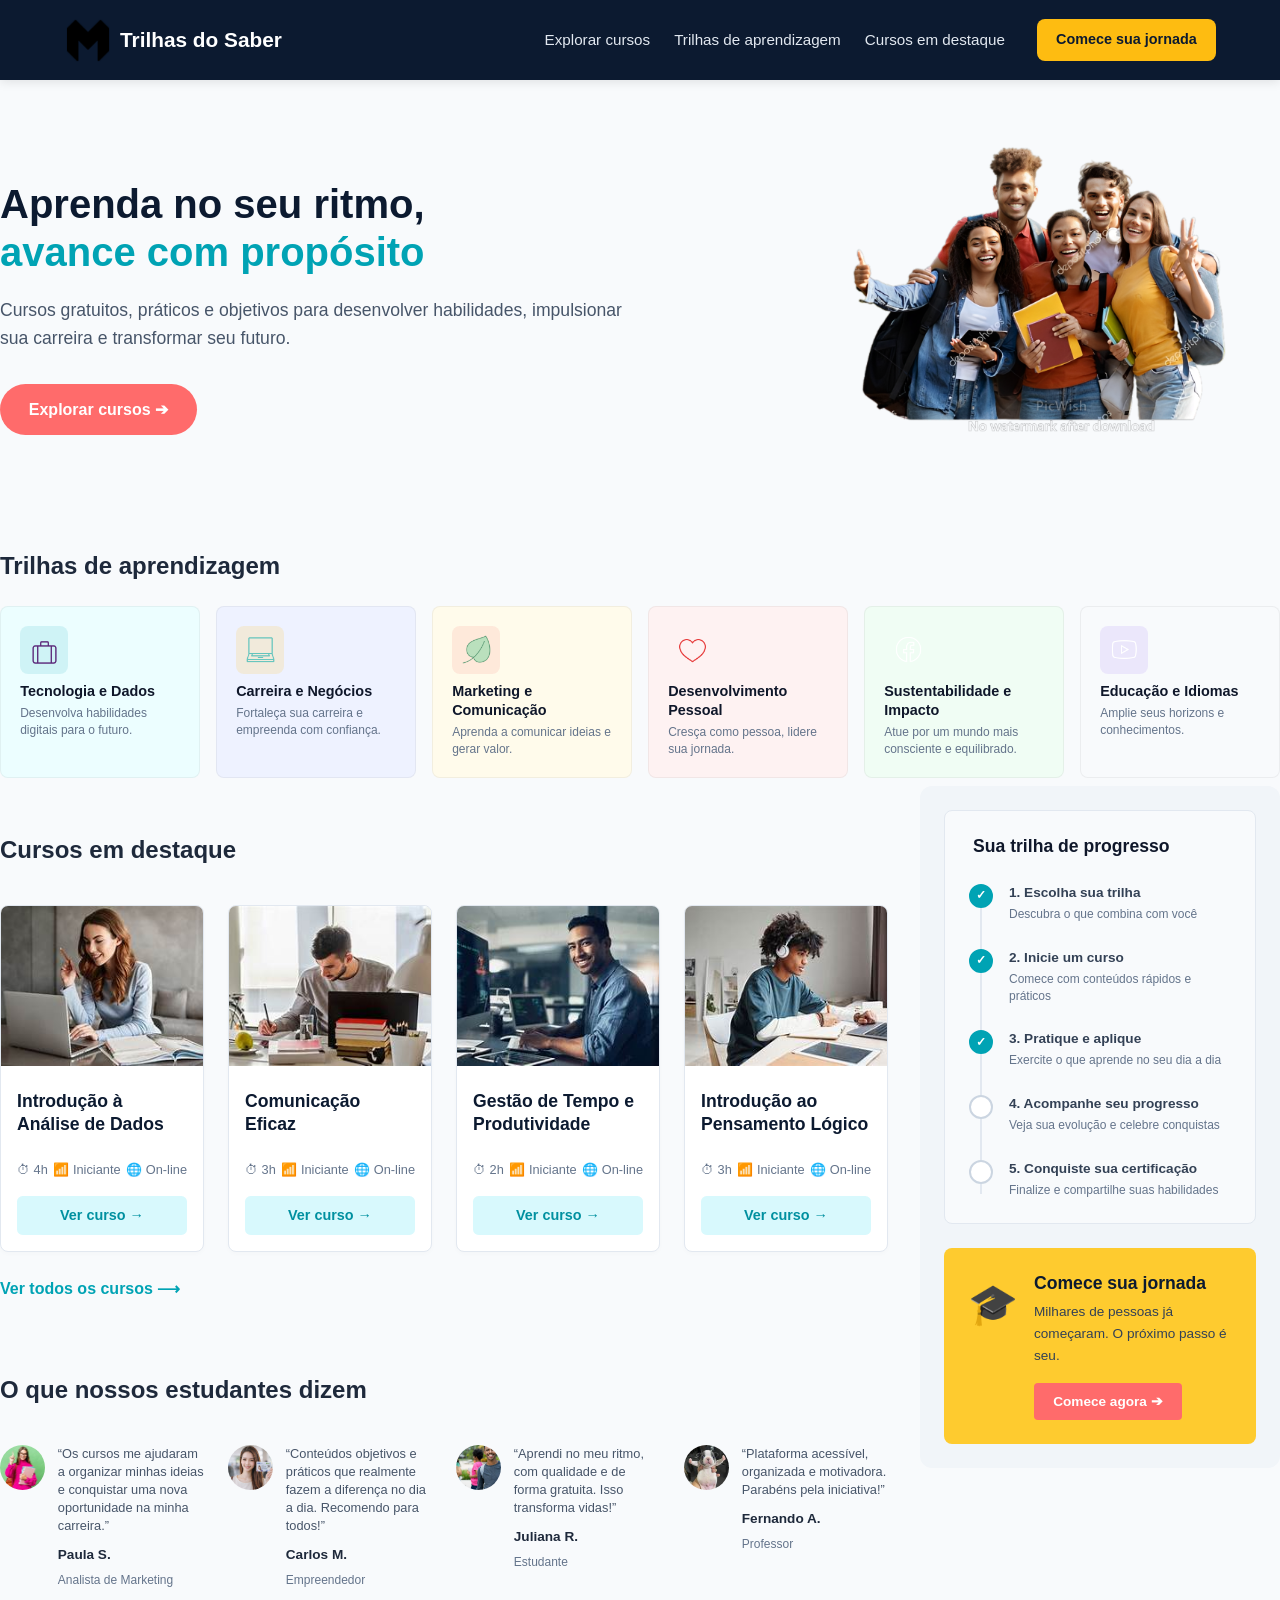
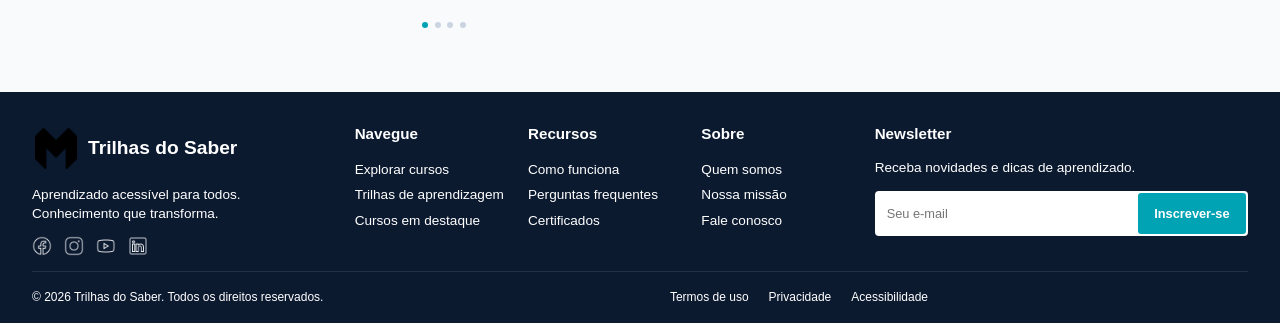
<file: index.html>
<!DOCTYPE html>
<html lang="pt-BR">

<head>
    <meta charset="UTF-8" />
    <meta name="viewport" content="width=device-width, initial-scale=1.0" />
    <title>Início - Trilhas do Saber</title>
    <link rel="stylesheet" href="./css/style.css" />
    <link rel="stylesheet" href="./css/inicio.css" />
</head>

<body>
    <!-- HEADER GLOBAL (Igual ao de cursos.html) -->
    <header class="header-real">
        <div class="logo-area">
            <img src="./imagens/logo.png" alt="Logo do Trilhas do Saber" class="logo" />
            <strong>Trilhas do Saber</strong>
        </div>
        <div class="nav-area">
            <nav class="menu" aria-label="Navegação principal">
                <a href="cursos.html">Explorar cursos</a>
                <a href="#trilhas">Trilhas de aprendizagem</a>
                <a href="#destaque">Cursos em destaque</a>
            </nav>
            <a href="matricula.html" class="botao-jornada">Comece sua jornada</a>
        </div>
    </header>

    <!-- CONTEÚDO EXCLUSIVO DA HOME -->
    <main class="container">
        <!-- SEÇÃO 1: HERO / BANNER PRINCIPAL -->
        <section class="topo-catalogo hero-home">
            <div class="hero-conteudo">
                <h1>Aprenda no seu ritmo,<br><span class="texto-azul">avance com propósito</span></h1>
                <p>Cursos gratuitos, práticos e objetivos para desenvolver habilidades, impulsionar sua carreira e transformar seu futuro.</p>
                <a href="cursos.html" class="btn-explorar">Explorar cursos ➔</a>
            </div>
            <div class="hero-imagem">
                <img src="./imagens/grupo-estudantes.png" alt="Estudantes usando notebook" />
            </div>
        </section>
        <!-- SEÇÃO 2: GRID DE TRILHAS (PÁGINA INICIAL) -->
        <section>
            <h2 class="titulo-sessao">Trilhas de aprendizagem</h2>
            <div class="grid-trilhas-home">
                
                <div class="card-trilha-grade cor-tech">
                    <!-- Adicionada a classe padrão de contêiner de ícone e a classe da imagem -->
                    <div class="trilha-icone icone-tech">
                        <img src="./imagens/maleta.png" alt="Ícone de maleta" class="img-trilha-icone" />
                    </div>
                    <div class="texto-trilha-home">
                        <h3>Tecnologia e Dados</h3>
                        <p>Desenvolva habilidades digitais para o futuro.</p>
                    </div>
                </div>

                <div class="card-trilha-grade cor-gestao">
                    <div class="trilha-icone icone-gestao">
                        <img src="./imagens/note.png" alt="Ícone de notebook" class="img-trilha-icone" />
                    </div>
                    <div class="texto-trilha-home">
                        <h3>Carreira e Negócios</h3>
                        <p>Fortaleça sua carreira e empreenda com confiança.</p>
                    </div>
                </div>

                <div class="card-trilha-grade cor-marketing">
                    <div class="trilha-icone icone-marketing">
                        <img src="./imagens/folha.png" alt="Ícone de folha" class="img-trilha-icone" />
                    </div>
                    <div class="texto-trilha-home">
                        <h3>Marketing e Comunicação</h3>
                        <p>Aprenda a comunicar ideias e gerar valor.</p>
                    </div>
                </div>

                <div class="card-trilha-grade cor-pessoal">
                    <!-- Caso não tenha a classe icone-pessoal no seu CSS, ela vai herdar o comportamento de .trilha-icone perfeitamente -->
                    <div class="trilha-icone icone-pessoal">
                        <img src="./imagens/coracao.png" alt="Ícone de coração" class="img-trilha-icone" />
                    </div>
                    <div class="texto-trilha-home">
                        <h3>Desenvolvimento Pessoal</h3>
                        <p>Cresça como pessoa, lidere sua jornada.</p>
                    </div>
                </div>

                <div class="card-trilha-grade cor-sustentavel">
                    <div class="trilha-icone icone-sustentavel">
                        <img src="./imagens/facebook.png" alt="Ícone de facebook" class="img-trilha-icone" />
                    </div>
                    <div class="texto-trilha-home">
                        <h3>Sustentabilidade e Impacto</h3>
                        <p>Atue por um mundo mais consciente e equilibrado.</p>
                    </div>
                </div>

                <div class="card-trilha-grade cor-idiomas">
                    <div class="trilha-icone icone-design"> <!-- Reutilizando a classe icone-design da outra página se necessário -->
                        <img src="./imagens/youtube.png" alt="Ícone de youtube" class="img-trilha-icone" />
                    </div>
                    <div class="texto-trilha-home">
                        <h3>Educação e Idiomas</h3>
                        <p>Amplie seus horizons e conhecimentos.</p>
                    </div>
                </div>

            </div>
        </section>
        <!-- SEÇÃO 3: DOIS BLOCOS SIMULTÂNEOS (CURSOS DESTAQUE VS BARRA LATERAL) -->
        <div class="layout-catalogo layout-home">
            <!-- Coluna da Esquerda: Cursos em Destaque -->
            <section class="coluna-cursos" id="destaque">
                <h2 class="titulo-sessao">Cursos em destaque</h2>
                <div class="grid-cursos">
                    <article class="card-curso">
                        <img src="./imagens/image2.png" alt="Imagem do curso de Análise de Dados" class="card-img">
                        <div class="card-conteudo">
                            <h3>Introdução à Análise de Dados</h3>
                            <div class="card-meta">
                                <span>⏱ 4h</span>
                                <span>📶 Iniciante</span>
                                <span>🌐 On-line</span>
                            </div>
                            <a href="matricula.html" class="link-curso">Ver curso →</a>
                        </div>
                    </article>
                    <article class="card-curso">
                        <img src="./imagens/image3.png" alt="Imagem do curso de Comunicação" class="card-img">
                        <div class="card-conteudo">
                            <h3>Comunicação Eficaz</h3>
                            <div class="card-meta">
                                <span>⏱ 3h</span>
                                <span>📶 Iniciante</span>
                                <span>🌐 On-line</span>
                            </div>
                            <a href="matricula.html" class="link-curso">Ver curso →</a>
                        </div>
                    </article>
                    <article class="card-curso">
                        <img src="./imagens/image.png" alt="Imagem do curso de Gestão de Tempo" class="card-img">
                        <div class="card-conteudo">
                            <h3>Gestão de Tempo e Produtividade</h3>
                            <div class="card-meta">
                                <span>⏱ 2h</span>
                                <span>📶 Iniciante</span>
                                <span>🌐 On-line</span>
                            </div>
                            <a href="matricula.html" class="link-curso">Ver curso →</a>
                        </div>
                    </article>
                    <article class="card-curso">
                        <img src="./imagens/image4.png" alt="Imagem do curso de Pensamento Lógico" class="card-img">
                        <div class="card-conteudo">
                            <h3>Introdução ao Pensamento Lógico</h3>
                            <div class="card-meta">
                                <span>⏱ 3h</span>
                                <span>📶 Iniciante</span>
                                <span>🌐 On-line</span>
                            </div>
                            <a href="matricula.html" class="link-curso">Ver curso →</a>
                        </div>
                    </article>
                    <a href="cursos.html" class="link-ver-todas-home">Ver todos os cursos ⟶</a>
                </div>    
<!-- SEÇÃO DE DEPOIMENTOS!-->
            <section class="depoimentos-section">
                        <h2 class="titulo-sessao">O que nossos estudantes dizem</h2>
                        <div class="depoimentos-container">
                            <div class="grid-depoimentos">
                                <div class="card-depoimento">
                                    <img src="./imagens/estudante.png" alt="Paula S." class="foto-estudante" />
                                    <div class="depoimento-conteudo">
                                        <p>“Os cursos me ajudaram a organizar minhas ideias e conquistar uma nova oportunidade na minha carreira.”</p>
                                        <strong>Paula S.</strong>
                                        <span>Analista de Marketing</span>
                                    </div>
                                </div>
                                <div class="card-depoimento">
                                    <img src="./imagens/estudante2.png" alt="Carlos M." class="foto-estudante" />
                                    <div class="depoimento-conteudo">
                                        <p>“Conteúdos objetivos e práticos que realmente fazem a diferença no dia a dia. Recomendo para todos!”</p>
                                        <strong>Carlos M.</strong>
                                        <span>Empreendedor</span>
                                    </div>
                                </div>

                                <!-- Depoimento 3 -->
                                <div class="card-depoimento">
                                    <img src="./imagens/estudante3.png" alt="Juliana R." class="foto-estudante" />
                                    <div class="depoimento-conteudo">
                                        <p>“Aprendi no meu ritmo, com qualidade e de forma gratuita. Isso transforma vidas!”</p>
                                        <strong>Juliana R.</strong>
                                        <span>Estudante</span>
                                    </div>
                                </div>

                                <!-- Depoimento 4 -->
                                <div class="card-depoimento">
                                    <img src="./imagens/estudante4.png" alt="Fernando A." class="foto-estudante" />
                                    <div class="depoimento-conteudo">
                                        <p>“Plataforma acessível, organizada e motivadora. Parabéns pela iniciativa!”</p>
                                        <strong>Fernando A.</strong>
                                        <span>Professor</span>
                                    </div>
                                </div>

                            </div>

                            <!-- Pontinhos indicadores de paginação -->
                            <div class="depoimentos-paginacao">
                                <span class="ponto ativo"></span>
                                <span class="ponto"></span>
                                <span class="ponto"></span>
                                <span class="ponto"></span>
                            </div>
                        </div>
                    </section>
            </section>
            <!-- Coluna da Direita: Progresso e Chamada para Ação -->
            <aside class="barra-lateral">
                <div class="bloco-progresso">
                    <h2 class="titulo-lateral">Sua trilha de progresso</h2>
                    <ol class="lista-progresso-home">
                        <li class="passo-feito">
                            <strong>1. Escolha sua trilha</strong>
                            <p>Descubra o que combina com você</p>
                        </li>
                        <li class="passo-feito">
                            <strong>2. Inicie um curso</strong>
                            <p>Comece com conteúdos rápidos e práticos</p>
                        </li>
                        <li class="passo-feito">
                            <strong>3. Pratique e aplique</strong>
                            <p>Exercite o que aprende no seu dia a dia</p>
                        </li>
                        <li>
                            <strong>4. Acompanhe seu progresso</strong>
                            <p>Veja sua evolução e celebre conquistas</p>
                        </li>
                        <li>
                            <strong>5. Conquiste sua certificação</strong>
                            <p>Finalize e compartilhe suas habilidades</p>
                        </li>
                    </ol>
                </div>

                <div class="card-jornada-home-aviso">
                    <span class="jornada-icone-svg">🎓</span>
                    <div class="jornada-texto-home">
                        <h3>Comece sua jornada</h3>
                        <p>Milhares de pessoas já começaram. O próximo passo é seu.</p>
                        <a href="matricula.html" class="botao-jornada-amarelo">Comece agora ➔</a>
                    </div>
                </div>
            </aside>
        </div>
    </main>

    <!-- FOOTER GLOBAL (Igual ao de cursos.html) -->
    <footer class="footer-principal">
        <div class="footer-container">
            <div class="footer-coluna logo-redes">
                <div class="logo-area-footer">
                    <img src="./imagens/logo.png" alt="Logo do Trilhas do Saber" class="logo" />
                    <strong>Trilhas do Saber</strong>
                </div>
                <p class="footer-tagline">Aprendizado acessível para todos. Conhecimento que transforma.</p>
                <div class="redes-sociais">
                    <a href="#" aria-label="Ir para o Facebook"><img src="././imagens/facebook.png" alt="Facebook"></a>
                    <a href="#" aria-label="Ir para o Instagram"><img src="././imagens/instagram.png" alt="Instagram"></a>
                    <a href="#" aria-label="Ir para o YouTube"><img src="././imagens/youtube.png" alt="YouTube"></a>
                    <a href="#" aria-label="Ir para o LinkedIn"><img src="././imagens/linkedin.png" alt="LinkedIn"></a>
                </div>
            </div>

            <div class="footer-coluna">
                <h3>Navegue</h3>
                <ul>
                    <li><a href="cursos.html">Explorar cursos</a></li>
                    <li><a href="#trilhas">Trilhas de aprendizagem</a></li>
                    <li><a href="#destaque">Cursos em destaque</a></li>
                </ul>
            </div>

            <div class="footer-coluna">
                <h3>Recursos</h3>
                <ul>
                    <li><a href="#">Como funciona</a></li>
                    <li><a href="#">Perguntas frequentes</a></li>
                    <li><a href="#">Certificados</a></li>
                </ul>
            </div>

            <div class="footer-coluna">
                <h3>Sobre</h3>
                <ul>
                    <li><a href="#">Quem somos</a></li>
                    <li><a href="#">Nossa missão</a></li>
                    <li><a href="#">Fale conosco</a></li>
                </ul>
            </div>

            <div class="footer-coluna newsletter">
                <h3>Newsletter</h3>
                <p>Receba novidades e dicas de aprendizado.</p>
                <div class="newsletter-form">
                    <input type="email" placeholder="Seu e-mail">
                    <button type="button">Inscrever-se</button>
                </div>
            </div>
        </div>

        <div class="footer-inferior">
            <p>&copy; 2026 Trilhas do Saber. Todos os direitos reservados.</p>
            <div class="links-legais">
                <a href="#">Termos de uso</a>
                <a href="#">Privacidade</a>
                <a href="#">Acessibilidade</a>
            </div>
        </div>
    </footer>
</body>

</html>
</file>
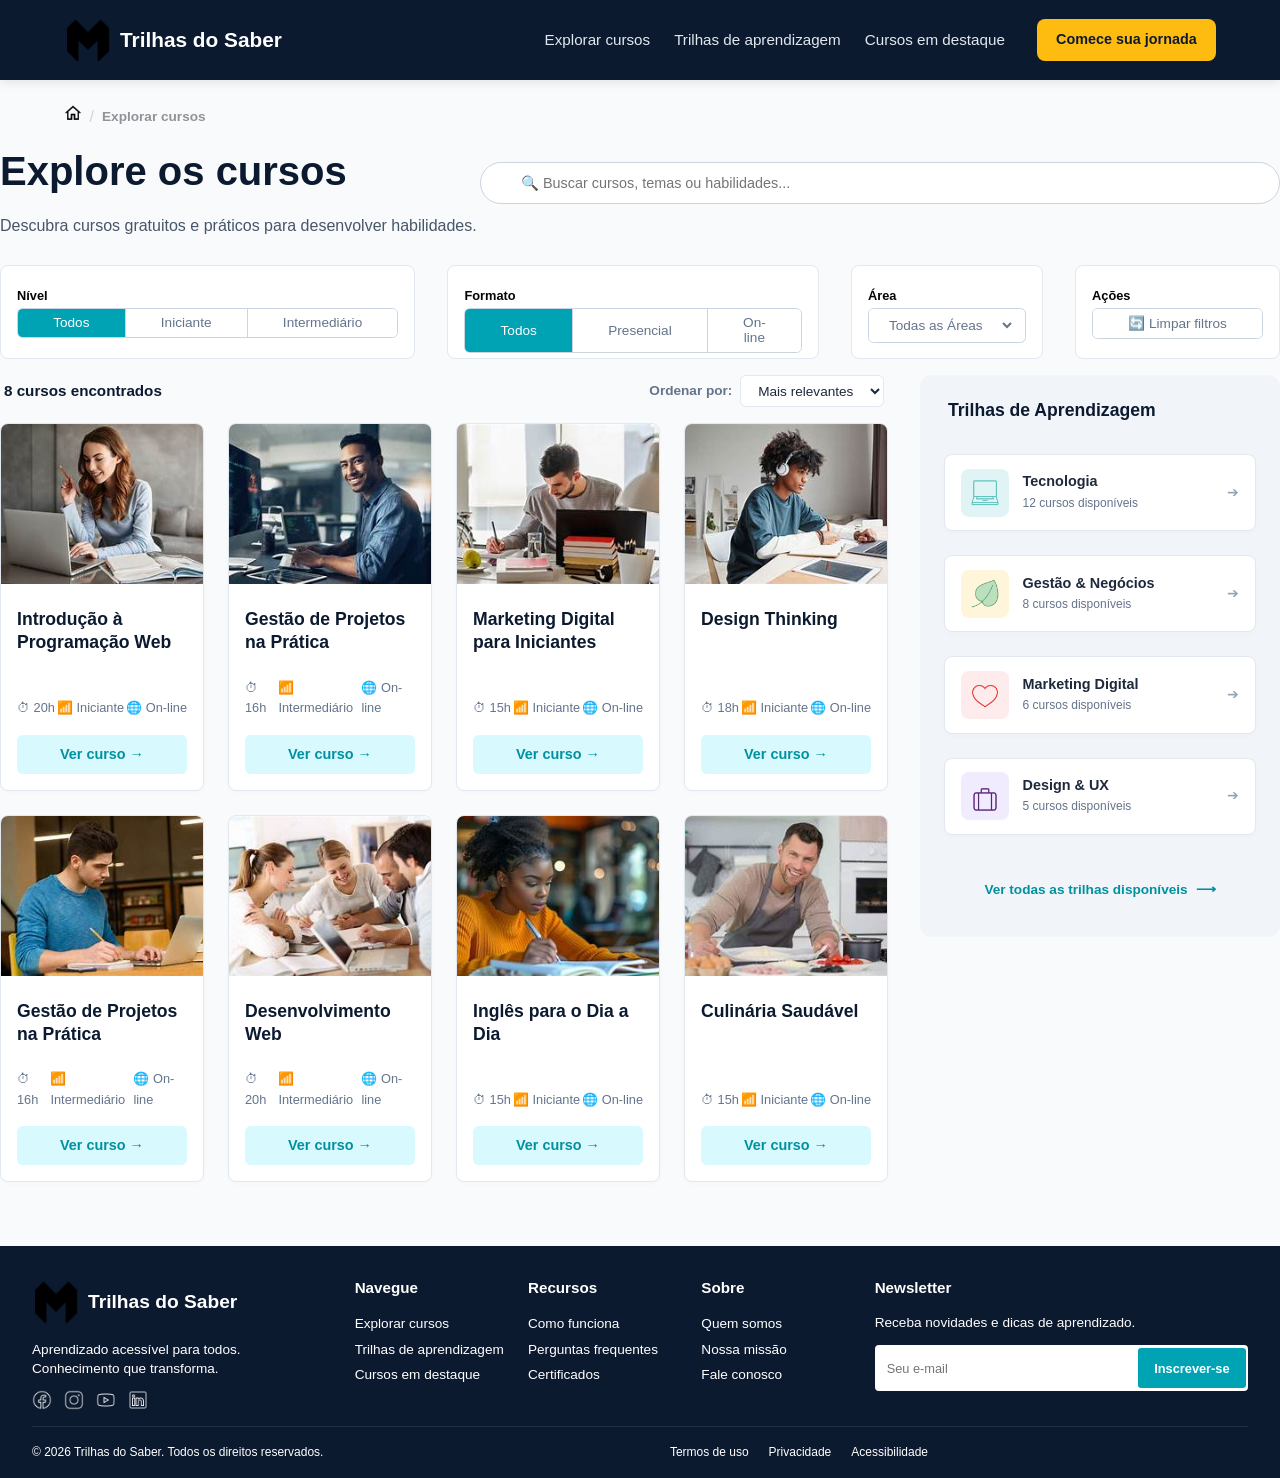
<file: cursos.html>
<!doctype html>
<html lang="pt-BR">

<head>
    <meta charset="UTF-8" />
    <meta name="viewport" content="width=device-width, initial-scale=1.0" />
    <title>Cursos - Trilhas do Saber</title>
    <link rel="stylesheet" href="./css/style.css" />
</head>

<body>
    <header class="header-real">
        <div class="logo-area">
            <img src="./imagens/logo.png" alt="Logo do Trilhas do Saber" class="logo" />
            <strong>Trilhas do Saber</strong>
        </div>
        <div class="nav-area">
            <nav class="menu" aria-label="Navegação principal">
                <a href="index.html">Explorar cursos</a>
                <a href="#trilhas">Trilhas de aprendizagem</a>
                <a href="#destaque">Cursos em destaque</a>
            </nav>
            <a href="matricula.html" class="botao-jornada">Comece sua jornada</a>
        </div>
    </header>

    <div class="breadcrumb-container">
        <nav class="breadcrumb" aria-label="Caminho da página">
            <a href="index.html" class="link-casa">
                <img src="./imagens/casa.png" alt="Início" class="img-casa" /></a>
            <span class="separador">/</span>
            <a href="cursos.html" class="atual">Explorar cursos</a>
        </nav>
    </div>

    <main class="container">

        <section class="topo-catalogo">
            <div>
                <h1>Explore os cursos</h1>
                <p>Descubra cursos gratuitos e práticos para desenvolver habilidades.</p>
            </div>
            <div class="busca-container">
                <input type="text" placeholder="🔍 Buscar cursos, temas ou habilidades...">
            </div>
        </section>

        <section class="barra-filtros">

            <div class="filtros-bloco-individual">
                <div class="grupo-filtro">
                    <label>Nível</label>
                    <div class="opcoes-filtro">
                        <button class="btn-filtro ativo">Todos</button>
                        <button class="btn-filtro">Iniciante</button>
                        <button class="btn-filtro">Intermediário</button>
                    </div>
                </div>
            </div>

            <div class="filtros-bloco-individual">
                <div class="grupo-filtro">
                    <label>Formato</label>
                    <div class="opcoes-filtro">
                        <button class="btn-filtro ativo">Todos</button>
                        <button class="btn-filtro">Presencial</button>
                        <button class="btn-filtro">On-line</button>
                    </div>
                </div>
            </div>

            <div class="filtros-bloco-individual">
                <div class="grupo-filtro">
                    <label>Área</label>
                    <div class="opcoes-filtro">
                        <select class="select-filtro">
                            <option>Todas as Áreas</option>
                            <option>Tecnologia</option>
                            <option>Gestão</option>
                            <option>Marketing</option>
                        </select>
                    </div>
                </div>
            </div>

            <div class="filtros-bloco-individual limpar-bloco">
                <div class="grupo-filtro">
                    <label>Ações</label>
                    <div class="opcoes-filtro">
                        <button class="btn-limpar">🔄 Limpar filtros</button>
                    </div>
                </div>
            </div>

        </section>

        <div class="layout-catalogo">

            <section class="coluna-cursos">

                <div class="barra-contagem">
                    <div class="quantidade-cursos">
                        <strong>8 cursos encontrados</strong>
                    </div>

                    <div class="ordenacao-cursos">
                        <label for="ordenar">Ordenar por:</label>
                        <select id="ordenar">
                            <option>Mais relevantes</option>
                            <option>Menor duração</option>
                            <option>Maior duração</option>
                        </select>
                    </div>
                </div>

                <div class="grid-cursos">
                    <article class="card-curso">
                        <img src="././imagens/image2.png" alt="Imagem do curso de Introdução à Programação Web"
                            class="card-img">
                        <div class="card-conteudo">
                            <h3>Introdução à Programação Web</h3>
                            <div class="card-meta">
                                <span>⏱ 20h</span>
                                <span>📶 Iniciante</span>
                                <span>🌐 On-line</span>
                            </div>
                            <a href="matricula.html" class="link-curso">Ver curso →</a>
                        </div>
                    </article>

                    <article class="card-curso">
                        <img src="././imagens/image.png" alt="Imagem do curso de Gestão de Projetos" class="card-img">
                        <div class="card-conteudo">
                            <h3>Gestão de Projetos na Prática</h3>
                            <div class="card-meta">
                                <span>⏱ 16h</span>
                                <span>📶 Intermediário</span>
                                <span>🌐 On-line</span>
                            </div>
                            <a href="matricula.html" class="link-curso">Ver curso →</a>
                        </div>
                    </article>

                    <article class="card-curso">
                        <img src="././imagens/image3.png" alt="Imagem do curso de Marketing Digital para Iniciantes"
                            class="card-img">
                        <div class="card-conteudo">
                            <h3>Marketing Digital para Iniciantes</h3>
                            <div class="card-meta">
                                <span>⏱ 15h</span>
                                <span>📶 Iniciante</span>
                                <span>🌐 On-line</span>
                            </div>
                            <a href="matricula.html" class="link-curso">Ver curso →</a>
                        </div>
                    </article>

                    <article class="card-curso">
                        <img src="././imagens/image4.png" alt="Imagem do curso de Design Thinking" class="card-img">
                        <div class="card-conteudo">
                            <h3>Design Thinking</h3>
                            <div class="card-meta">
                                <span>⏱ 18h</span>
                                <span>📶 Iniciante</span>
                                <span>🌐 On-line</span>
                            </div>
                            <a href="matricula.html" class="link-curso">Ver curso →</a>
                        </div>
                    </article>

                    <article class="card-curso">
                        <img src="././imagens/image5.png" alt="Imagem do curso de Gestão de Projetos" class="card-img">
                        <div class="card-conteudo">
                            <h3>Gestão de Projetos na Prática</h3>
                            <div class="card-meta">
                                <span>⏱ 16h</span>
                                <span>📶 Intermediário</span>
                                <span>🌐 On-line</span>
                            </div>
                            <a href="matricula.html" class="link-curso">Ver curso →</a>
                        </div>
                    </article>

                    <article class="card-curso">
                        <img src="././imagens/image8.png" alt="Imagem do curso de Desenvolvimento Web" class="card-img">
                        <div class="card-conteudo">
                            <h3>Desenvolvimento Web</h3>
                            <div class="card-meta">
                                <span>⏱ 20h</span>
                                <span>📶 Intermediário</span>
                                <span>🌐 On-line</span>
                            </div>
                            <a href="matricula.html" class="link-curso">Ver curso →</a>
                        </div>
                    </article>

                    <article class="card-curso">
                        <img src="././imagens/image7.png" alt="Imagem do curso de Inglês para o Dia a Dia"
                            class="card-img">
                        <div class="card-conteudo">
                            <h3>Inglês para o Dia a Dia</h3>
                            <div class="card-meta">
                                <span>⏱ 15h</span>
                                <span>📶 Iniciante</span>
                                <span>🌐 On-line</span>
                            </div>
                            <a href="matricula.html" class="link-curso">Ver curso →</a>
                        </div>
                    </article>

                    <article class="card-curso">
                        <img src="././imagens/image6.png" alt="Imagem do curso de Culinária Saudável" class="card-img">
                        <div class="card-conteudo">
                            <h3>Culinária Saudável</h3>
                            <div class="card-meta">
                                <span>⏱ 15h</span>
                                <span>📶 Iniciante</span>
                                <span>🌐 On-line</span>
                            </div>
                            <a href="matricula.html" class="link-curso">Ver curso →</a>
                        </div>
                    </article>
                </div>
            </section>

            <aside class="barra-lateral">
                <h2 class="titulo-lateral">Trilhas de Aprendizagem</h2>

                <div class="card-trilha">
                    <div class="trilha-info">
                        <div class="trilha-icone icone-tech">
                            <img src="./imagens/note.png" alt="Tecnologia" class="img-trilha-icone" />
                        </div>
                        <div class="trilha-texto">
                            <h3>Tecnologia</h3>
                            <span>12 cursos disponíveis</span>
                        </div>
                    </div>
                    <span class="seta-trilha">➔</span>
                </div>

                <div class="card-trilha">
                    <div class="trilha-info">
                        <div class="trilha-icone icone-gestao">
                            <img src="./imagens/folha.png" alt="Gestão" class="img-trilha-icone" />
                        </div>
                        <div class="trilha-texto">
                            <h3>Gestão & Negócios</h3>
                            <span>8 cursos disponíveis</span>
                        </div>
                    </div>
                    <span class="seta-trilha">➔</span>
                </div>

                <div class="card-trilha">
                    <div class="trilha-info">
                        <div class="trilha-icone icone-marketing">
                            <img src="./imagens/coracao.png" alt="Marketing" class="img-trilha-icone" />
                        </div>
                        <div class="trilha-texto">
                            <h3>Marketing Digital</h3>
                            <span>6 cursos disponíveis</span>
                        </div>
                    </div>
                    <span class="seta-trilha">➔</span>
                </div>

                <div class="card-trilha">
                    <div class="trilha-info">
                        <div class="trilha-icone icone-design">
                            <img src="./imagens/maleta.png" alt="Design" class="img-trilha-icone" />
                        </div>
                        <div class="trilha-texto">
                            <h3>Design & UX</h3>
                            <span>5 cursos disponíveis</span>
                        </div>
                    </div>
                    <span class="seta-trilha">➔</span>
                </div>

                <a href="#" class="link-ver-trilhas">
                    Ver todas as trilhas disponíveis <span>⟶</span>
                </a>
            </aside>
        </div>
    </main>
    <footer class="footer-principal">
        <div class="footer-container">

            <div class="footer-coluna logo-redes">
                <div class="logo-area-footer">
                    <img src="./imagens/logo.png" alt="Logo do Trilhas do Saber" class="logo" />
                    <strong>Trilhas do Saber</strong>
                </div>
                <p class="footer-tagline">Aprendizado acessível para todos. Conhecimento que transforma.</p>
                <div class="redes-sociais">
                    <a href="#" aria-label="Ir para o Facebook"><img src="././imagens/facebook.png" alt="Facebook"></a>
                    <a href="#" aria-label="Ir para o Instagram"><img src="././imagens/instagram.png"
                            alt="Instagram"></a>
                    <a href="#" aria-label="Ir para o YouTube"><img src="././imagens/youtube.png" alt="YouTube"></a>
                    <a href="#" aria-label="Ir para o LinkedIn"><img src="././imagens/linkedin.png" alt="LinkedIn"></a>
                </div>
            </div>

            <div class="footer-coluna">
                <h3>Navegue</h3>
                <ul>
                    <li><a href="cursos.html">Explorar cursos</a></li>
                    <li><a href="#trilhas">Trilhas de aprendizagem</a></li>
                    <li><a href="#destaque">Cursos em destaque</a></li>
                </ul>
            </div>

            <div class="footer-coluna">
                <h3>Recursos</h3>
                <ul>
                    <li><a href="#">Como funciona</a></li>
                    <li><a href="#">Perguntas frequentes</a></li>
                    <li><a href="#">Certificados</a></li>
                </ul>
            </div>

            <div class="footer-coluna">
                <h3>Sobre</h3>
                <ul>
                    <li><a href="#">Quem somos</a></li>
                    <li><a href="#">Nossa missão</a></li>
                    <li><a href="#">Fale conosco</a></li>
                </ul>
            </div>

            <div class="footer-coluna newsletter">
                <h3>Newsletter</h3>
                <p>Receba novidades e dicas de aprendizado.</p>
                <div class="newsletter-form">
                    <input type="email" placeholder="Seu e-mail">
                    <button type="button">Inscrever-se</button>
                </div>
            </div>

        </div>

        <div class="footer-inferior">
            <p>&copy; 2026 Trilhas do Saber. Todos os direitos reservados.</p>
            <div class="links-legais">
                <a href="#">Termos de uso</a>
                <a href="#">Privacidade</a>
                <a href="#">Acessibilidade</a>
            </div>
        </div>
    </footer>
</body>

</html>
</file>
<file: css/style.css>
* {
  box-sizing: border-box;
}
html {
  font-size: 16px;
}

:root {
  --fs-1: 0.875rem;
  --fs-2: 1rem;
  --fs-3: 1.25rem;
  --space-1: 0.5rem;
  --space-2: 1rem;
  --space-3: 1.5rem;
  --cor-primaria: #0c1a30;   
  --cor-destaque: #febc11;    
  --cor-fundo: #f8fafc;       
  --cor-borda: #e2e8f0;       
  --cor-texto: #1e293b;
}

body {
  background-color: var(--cor-fundo);
  color: var(--cor-texto);
  font-family: Verdana, sans-serif;
  margin: 0;
  padding: 0;
  font-size: var(--fs-2);
  line-height: 1.6;
}

/* ==========================================================================
   2. TIPOGRAFIA BASE
   ========================================================================== */
h1, h2, h3 {
  font-family: Verdana, sans-serif;
  line-height: 1.3; 
  color: var(--cor-primaria);
}

h1 {
  font-size: 2.5rem;
  margin-bottom: 0.5rem;
}

h2 {
  font-size: var(--fs-3);
  margin-top: 0;
}

p {
  color: #475569;
  font-size: 1rem;
}

/* ==========================================================================
   3. LAYOUT GLOBAL E HEADER
   ========================================================================== */
.container {
  width: 100%;
  max-width: 105rem;
  margin: 0 auto;
  padding: 0 auto; /* Alinhado lateralmente com o preenchimento do header */
}

.header-real {
  background-color: var(--cor-primaria);
  color: #ffffff;
  display: flex;
  align-items: center;
  justify-content: space-between;
  padding: 1rem 4rem; 
  box-shadow: 0 2px 10px rgba(0,0,0,0.1);
}

.logo{
  max-width: 3rem;              
  max-height: 100%;     
  width: auto;
  object-fit: contain;           /* Evita distorções na imagem */
  transition: transform 0.2s;    /* Transição suave para o efeito de passar o mouse */
}

.logo-area {
  display: flex;
  align-items: center;
  gap: 0.5rem;
  font-size: 1.3rem;
}

.logo-area strong {
  color: #ffffff;
}

.nav-area {
  display: flex;
  align-items: center;
  gap: 2rem;
}

.menu {
  display: flex;
  gap: 1.5rem;
}

.menu a {
  background: transparent;
  color: #e2e8f0;
  text-decoration: none;
  font-weight: 500;
  font-size: 0.95rem;
  transition: color 0.2s;
}

.menu a:hover {
  color: var(--cor-destaque);
}

.botao-jornada {
  background-color: var(--cor-destaque);
  color: var(--cor-primaria);
  padding: 0.6rem 1.2rem;
  border-radius: 0.5rem;
  text-decoration: none;
  font-weight: 700;
  font-size: 0.9rem;
  transition: transform 0.2s;
}

.botao-jornada:hover {
  transform: scale(1.05);
}

/* ==========================================================================
   4. BREADCRUMB (ZONA DA CASINHA)
   ========================================================================== */
.breadcrumb-container {
  background-color: transparent; /* Remove o fundo branco, unindo ao background do site */
  border-bottom: none;           /* Remove a borda/linha que diferenciava o bloco */
  padding: 1.5rem 4rem 0rem 4rem; 
  height: 2rem;                   /* Ajusta a altura automaticamente ao conteúdo */
}

.breadcrumb {
  display: flex;
  align-items: center;
  gap: 0.5rem;                   
}
.breadcrumb a {
  color: #64748b;
  text-decoration: none;
}

.breadcrumb a:hover {
  color: var(--cor-primaria);
}

.breadcrumb a.atual {
  color:#4f52579d;
  font-weight: 550;           
  font-size: 0.85rem;         
  text-decoration: none;
}

.breadcrumb span {
  color: #cbd5e1;
}
.img-casa {
  width: 1.1rem;                 /* Tamanho pequeno e proporcional à fonte do texto */
  height: 1.1rem;                /* Mantém a proporção quadrada perfeita */
  object-fit: contain;           /* Evita distorções na imagem */
  transition: transform 0.2s;    /* Transição suave para o efeito de passar o mouse */
}
/* Efeito interativo ao passar o mouse */
.link-casa:hover .img-casa {
  transform: scale(1.1);         
}
/* ==========================================================================
   5. BARRA DE FILTROS E BUSCA
   ========================================================================== */
.topo-catalogo {
  display: flex;
  justify-content: space-between;
  align-items: center;
  flex-wrap: wrap;

}

/* Contêiner que envolve o input de busca */
.busca-container {
  position: relative;
  width: 100%;
  max-width: 50rem; 
}

.busca-container input {
  width: 100%;
  padding: 0.75rem 1rem 0.75rem 2.5rem;
  border: 1px solid #cbd5e1;
  border-radius: 2rem;
  font-size: 0.9rem;
  outline: none;
  transition: border-color 0.2s, box-shadow 0.2s;
}

.busca-container input:focus {
  border-color: #00a3b4;
  box-shadow: 0 0 0 3px rgba(0, 163, 180, 0.15);
}

/* Barra estruturada na mesma proporção do layout (5fr 1fr) */
.barra-filtros {
  display: grid;
  grid-template-columns: 1.2fr 1.2fr 1.1fr 1fr;
  gap: 2rem;
  margin-bottom: 1rem;
  align-items: flex-end;
}
.filtros-bloco-individual {
  background: #ffffff;
  padding: 1rem;
  border-radius: 0.5rem;
  border: 1px solid var(--cor-borda);
  display: flex;
  flex-direction: column;
  height: 90%;
}

.filtros-esquerda {
  display: flex;
  gap: 1.5rem;
  flex-wrap: wrap;
  background: #ffffff;
  padding: 1rem;
  border-radius: 0.5rem;
  border: 1px solid var(--cor-borda);
}

.filtros-direita-container {
  background: #ffffff;
  padding: 1.7rem;
  border-radius: 0.5rem;
  border: 1px solid var(--cor-borda);
  display: flex;
  justify-content: center;
  align-items: flex-end;
}

.limpar-bloco .opcoes-filtro,
.limpar-bloco .grupo-filtro {
  width: 100%;
}
.grupo-filtro label {
  font-size: 0.8rem;
  font-weight: 700;
  color: #040405;
}

.opcoes-filtro {
  display: flex;
  border: 1px solid #cbd5e1;
  border-radius: 0.35rem;
  overflow: hidden;
  background-color: #ffffff;
}
.btn-filtro, .select-filtro, .btn-limpar {
  background: #ffffff;
  border: none;
  padding: 0.4rem 2.2rem;
  font-size: 0.85rem;
  font-family: Verdana, sans-serif;
  color: #64748b;
  cursor: pointer;
}

.btn-filtro.ativo {
  background: #00a3b4; 
  color: white;
}

.btn-filtro:not(:last-child) {
  border-right: 1px solid #cbd5e1;
}
.select-filtro {
  border: none;
  padding: 0.5rem 1rem;
  font-size: 0.85rem;
  color: #64748b;
  font-family: Verdana, sans-serif;
  cursor: pointer;
  background-color: #ffffff;
  outline: none;
}

.btn-limpar {
  width: 100%;
  font-weight: 500;
  white-space: nowrap;
  transition: background 0.2s, color 0.2s;
}

.btn-limpar:hover {
  background: #f1f5f9;
  color: #ef4444;
}
/* ==========================================================================
   6. LAYOUT DUAS COLUNAS E CARDS
   ========================================================================== */
.layout-catalogo {
  display: flex;
  width: 100%;
  gap: 2rem;
}

.coluna-cursos {
  display: flex;
  flex-direction: column;
  gap: 1rem;
}
.coluna-conteudo-curso {
  flex: 1.8;              /* Ocupa a maior parte do espaço */
}
.barra-contagem {
  display: flex;
  justify-content: space-between; 
  align-items: center;
  padding: 0 0.25rem;
}

.quantidade-cursos {
  font-size: 0.95rem;
  color: var(--cor-primaria);    
}

.ordenacao-cursos {
  display: flex;
  align-items: center;
  gap: 0.5rem;
  font-size: 0.85rem;
  color: #64748b;                
  font-weight: 700;
}

.ordenacao-cursos select {
  padding: 0.4rem 0.8rem;
  border: 1px solid var(--cor-borda);
  border-radius: 0.35rem;
  background-color: #ffffff;
  color: #1e293b;
  font-family: Verdana, sans-serif;
  font-size: 0.85rem;
  cursor: pointer;
}

.grid-cursos {
  display: grid;
  grid-template-columns: repeat(4, minmax(0, 1fr));
  gap: 1.5rem;
}

.card-curso {
  background: #ffffff;
  border: 1px solid var(--cor-borda);
  border-radius: 0.5rem;
  overflow: hidden;
  display: flex;
  flex-direction: column;
  box-shadow: 0 2px 5px rgba(0,0,0,0.02);
}

.card-img {
  width: 100%;
  height: 10rem;
  object-fit: cover;
  object-position: center;
}

.card-conteudo {
  padding: 1rem;
  display: flex;
  flex-direction: column;
  flex-grow: 1;
}

.card-conteudo h3 {
  font-size: 1.1rem;
  margin: 0.5rem 0;
}

.card-meta {
  display: flex;
  justify-content: space-between;
  font-size: 0.8rem;
  color: #64748b;
  margin-top: auto;
  padding-top: 1rem;
}

.link-curso {
  display: block;                  
  text-align: center;             
  margin-top: 1rem;      
  font-size: 0.9rem;         
  background-color: rgba(158, 241, 250, 0.4);       
  color: #0090a0;                  
  padding: 0.5rem 1rem;            
  border-radius: 0.35rem;          
  text-decoration: none;          
  font-weight: 700;                
  transition: background-color 0.2s, color 0.2s, transform 0.2s; 
}

.link-curso:hover {
  background-color: #00a3b4;       
  color: #ffffff;
  transform: translateY(-2px);  
}

/* ==========================================================================
   6.1 BARRA LATERAL (MENU DE TRILHAS EM CARDS INDEPENDENTES)
   ========================================================================== */
.barra-lateral {
  background-color: #f1f5f9;       /* Fundo cinza suave do painel lateral */
  padding: 1.5rem;
  border-radius: 0.75rem;
  height: 100%;
  align-self: stretch;
  display: flex;
  flex: 1;
  min-width: 360px;                 /* Largura mínima para não quebrar o layout */
  flex-direction: column;
  gap: 1.5rem;                    /* Espaçamento entre os cards brancos */
}

.titulo-lateral {
  font-size: 1.1rem;
  font-weight: 700;
  color: var(--cor-primaria);
  margin-top: 0;
  margin-bottom: 0.5rem;
  padding-left: 0.25rem;
}

/* O Card Branco Individual */
.card-trilha {
  background-color: #ffffff;       /* Fundo do card puramente branco */
  border: 1px solid var(--cor-borda);
  border-radius: 0.5rem;
  padding: 0.85rem 1rem;
  display: flex;
  justify-content: space-between;
  align-items: center;
  cursor: pointer;
  box-shadow: 0 2px 4px rgba(0, 0, 0, 0.02);
  transition: transform 0.2s, box-shadow 0.2s;
}

.card-trilha:hover {
  transform: translateY(-2px);
  box-shadow: 0 4px 12px rgba(12, 26, 48, 0.05);
  border-color: #cbd5e1;
}

.trilha-info {
  display: flex;
  align-items: center;
  gap: 0.85rem;                    /* Distância entre o ícone e o texto */
}

/* O "Selo"/Fundo do Ícone gerado automaticamente via CSS */
.trilha-icone {
  width: 3rem;
  height: 3rem;
  border-radius: 0.5rem;           /* Bordas arredondadas para o fundo do ícone */
  display: flex;
  align-items: center;
  justify-content: center;
}

/* Definição de cores de fundo diferentes para cada tipo de trilha (Exemplo) */
.icone-tech { background-color: rgba(0, 163, 180, 0.12); }      /* Azul/Verde claro */
.icone-gestao { background-color: rgba(254, 188, 17, 0.15); }    /* Amarelo claro */
.icone-marketing { background-color: rgba(239, 68, 68, 0.1); }   /* Vermelho claro */
.icone-design { background-color: rgba(139, 92, 246, 0.12); }    /* Roxo claro */

/* Ajuste da imagem interna do ícone */
.img-trilha-icone {
  width: 1.8rem;
  height: 1.8rem;
  object-fit: contain;
}

/* Textos internos do card */
.trilha-texto h3 {
  font-size: 0.9rem;
  font-weight: 600;
  color: var(--cor-texto);
  margin: 0 0 0.15rem 0;
}

.trilha-texto span {
  font-size: 0.75rem;
  color: #64748b;
  display: block;
}

/* Seta decorativa na ponta direita do card */
.seta-trilha {
  color: #94a3b8;
  font-size: 0.85rem;
  transition: transform 0.2s, color 0.2s;
}

.card-trilha:hover .seta-trilha {
  color: #00a3b4;
  transform: translateX(3px);     /* Seta dá um leve pulinho para o lado no hover */
}

/* Link Inferior de "Ver todas as trilhas" */
.link-ver-trilhas {
  display: flex;
  align-items: center;
  justify-content: center;
  gap: 0.5rem;
  margin-top: 0.5rem;
  padding: 0.75rem;
  font-size: 0.85rem;
  font-weight: 650;
  color: #0090a0;
  text-decoration: none;
  border-radius: 0.5rem;
  transition: background-color 0.2s, color 0.2s;
}

.link-ver-trilhas:hover {
  background-color: rgba(0, 163, 180, 0.08);
  color: #008494;
}

.link-ver-trilhas span {
  transition: transform 0.2s;
}

.link-ver-trilhas:hover span {
  transform: translateX(4px);
}
/*7. RODAPÉ INSTITUCIONAL*/
.footer-principal {
  background-color: var(--cor-primaria);
  color: #ffffff;
  padding: 2rem 2rem 1rem 2rem; 
  margin-top: 4rem;
  width: 100%;
}

.footer-container {
  max-width: 100rem; 
  margin: 0 auto;
  display: grid;
  grid-template-columns: 2fr 1fr 1fr 1fr 2.5fr;
  gap: 1.5rem; 
  padding-bottom: 0.5rem; 
  border-bottom: 1px solid rgba(226, 232, 240, 0.1);
}

.footer-coluna h3 {
  color: #ffffff;
  font-size: 0.95rem; /* Fonte ligeiramente menor */
  font-weight: 700;
  margin-top: 0;
  margin-bottom: 0.75rem; /* Menor distância entre o título e os links */
}

.footer-coluna ul {
  list-style: none; 
  padding: 0;       
  margin: 0;        
}
.footer-coluna ul li a {
  color: #ffffff;
  text-decoration: none;
  font-size: 0.85rem; /* Fonte mais compacta */
  transition: color 0.2s;
}

.footer-coluna ul li a:hover {
  color: var(--cor-destaque);
}

/* Coluna 1 específica (Logo e Redes) */
.logo-area-footer {
  display: flex;
  align-items: center;
  gap: 0.5rem;
  font-size: 1.2rem;
  margin-bottom: 0.5rem; /* Menor distância abaixo da logo */
}

.footer-tagline {
  color: #ffffff;
  font-size: 0.85rem;
  line-height: 1.4; /* Linhas do texto explicativo mais próximas */
  margin-bottom: 0.75rem;
}
/* Contêiner das redes sociais */
.redes-sociais {
  display: flex;
  gap: 0.75rem;       /* Espaçamento lateral entre os ícones */
  align-items: center;
  margin-top: 0.5rem; /* Distância sutil entre o texto de cima e os ícones */
}

/* Estilização das imagens dos ícones */
.redes-sociais img {
  width: 1.25rem;     /* Define uma largura pequena e fixa (cerca de 20px) */
  height: 1.25rem;    /* Garante que fiquem perfeitamente quadradas */
  object-fit: contain;/* Impede que a imagem distorça ou amasse */
  transition: transform 0.2s, opacity 0.2s;
  cursor: pointer;
}

/* Efeito interativo ao passar o mouse (opcional, mas dá um toque profissional) */
.redes-sociais img:hover {
  transform: scale(1.1); /* Dá um leve zoom ao passar o mouse */
  opacity: 0.8;          /* Deixa ligeiramente transparente no hover */
}

/* Coluna da Newsletter */
.footer-coluna.newsletter p {
  color: #ffffff;
  font-size: 0.85rem;
  margin-bottom: 0.75rem;
}

.newsletter-form {
  display: flex;
  border-radius: 0.25rem;
  overflow: hidden;
  background-color: #ffffff;
  padding: 0.15rem; /* Deixa a barra de input mais fina */
}
.newsletter-form input {
  border: none;
  padding: 0.2rem 0.6rem; /* Input mais compacto */
  font-size: 0.8rem;
  outline: none;
  width: 100%;
}

.newsletter-form button {
  background-color: #00a3b4;
  color: #ffffff;
  border: none;
  padding: 0.8rem 1rem;
  font-size: 0.8rem;
  font-weight: 600;
  cursor: pointer;
  white-space: nowrap; /* Evita quebra de linha no botão */
  border-radius: 0.2rem;
  transition: background-color 0.2s;
}

/* Faixa Final Inferior (Direitos Autorais) */
.footer-inferior {
  max-width: 98rem;
  margin: 0 auto;
  padding-top: 1rem; /* Menor espaçamento do topo */
  display: flex;
  justify-content: space-between;
  align-items: center;
  flex-wrap: wrap;
  gap: 1rem;
}

.footer-inferior p {
  color: #ffffff;
  font-size: 0.75rem;
  margin: 0;
}

.links-legais {
  display: flex;
  gap: 1.25rem;
  padding: 0rem 20rem;
}

.links-legais a {
  color: #ffffff;
  text-decoration: none;
  font-size: 0.75rem;
}
/* Tratamento responsivo para o rodapé em telas menores */
@media (max-width: 1024px) {
  .footer-container {
    grid-template-columns: repeat(2, 1fr);
    gap: 2rem;
  }
  .footer-coluna.newsletter, .footer-coluna.logo-redes {
    grid-column: span 2;
  }
}

@media (max-width: 600px) {
  .footer-principal {
    padding: 3rem 1.5rem 1.5rem 1.5rem;
  }
  .footer-container {
    grid-template-columns: 1fr;
  }
  .footer-coluna.newsletter, .footer-coluna.logo-redes {
    grid-column: span 1;
  }
  .footer-inferior {
    flex-direction: column;
    text-align: center;
  }
}
</file>
<file: css/inicio.css>
/* ==========================================================================
   ELEMENTOS EXCLUSIVOS DA PÁGINA DE INÍCIO (HOME) - CORRIGIDO
   ========================================================================== */

/* 1. Modificações na seção topo do catálogo para agir como Hero Banner */
.hero-home {
  display: flex;
  align-items: center;
  justify-content: space-between;
  gap: 2rem;
  padding: 3rem 0;
}

.hero-conteudo {
  flex: 1;
}

.hero-conteudo h1 {
  font-size: 2.5rem;
  line-height: 1.2;
}

.hero-conteudo .texto-azul {
  color: #00a3b4;
}

.hero-conteudo p {
  font-size: 1.1rem;
  margin: 1.2rem 0 2rem 0;
  color: #475569;
}

.btn-explorar {
  display: inline-block;
  background-color: #ff6b6b;
  color: #ffffff;
  padding: 0.8rem 1.8rem;
  font-weight: 600;
  border-radius: 2rem;
  text-decoration: none;
  transition: background 0.2s;
}

.btn-explorar:hover {
  background-color: #fa5252;
}

.hero-imagem {
  flex: 1;
  text-align: right;
}

.hero-imagem img {
  max-width: 70%;
  height: auto;
}

/* 2. Grade com 6 Trilhas (Horizontal) */
.titulo-sessao {
  font-size: 1.5rem;
  font-weight: 700;
  margin: 3rem 0 1.5rem 0;
  color: #1e293b;
}

.grid-trilhas-home {
  display: grid;
  grid-template-columns: repeat(auto-fit, minmax(180px, 1fr));
  gap: 1rem;
  margin-bottom: 0.5rem;
}

.card-trilha-grade {
  padding: 1.2rem;
  border-radius: 0.5rem;
  display: flex;
  flex-direction: column;
  gap: 0.5rem;
  border: 1px solid rgba(0, 0, 0, 0.05);
}
/* No bloco da home no CSS, apenas limpe o .icone-home e garanta isso para os novos cards: */
.card-trilha-grade {
  padding: 1.2rem;
  border-radius: 0.5rem;
  display: flex;
  flex-direction: column; /* Faz o ícone ficar acima do texto */
  align-items: flex-start;
  gap: 0.5rem;
  border: 1px solid rgba(0, 0, 0, 0.05);
}
/* Cores pastéis harmônicas para os fundos */
.cor-tech { background-color: #ecfeff; }
.cor-gestao { background-color: #eef2ff; }
.cor-marketing { background-color: #fffbeb; }
.cor-pessoal { background-color: #fef2f2; }
.cor-sustentavel { background-color: #f0fdf4; }
.cor-idiomas { background-color: #f8fafc; }

.texto-trilha-home h3 {
  font-size: 0.9rem;
  margin: 0 0 0.3rem 0;
  color: #0f172a;
}

.texto-trilha-home p {
  font-size: 0.75rem;
  color: #64748b;
  margin: 0;
  line-height: 1.4;
}

/* Ajuste fino para a grid da home alinhar com a lateral */
.layout-home {
  align-items: min-content;
}

/* Margem inferior para os cards de curso não colarem no botão de ver todos */
.layout-home .grid-cursos {
  margin-bottom: 0.5rem;
}

.link-ver-todas-home {
  display: inline-block;
  color: #00a3b4;
  text-decoration: none;
  font-weight: 600;
}

/* ==========================================================================
   LINHA DE PROGRESSO (MENU LATERAL)
   ========================================================================== */

.bloco-progresso {
  background-color: #f8fafc;
  padding: 1.5rem;
  border-radius: 0.5rem;
  border: 1px solid #e2e8f0;
}

.bloco-progresso .titulo-lateral {
  font-size: 1.1rem;
  margin-top: 0;
  margin-bottom: 1.5rem;
  color: #0f172a;
}

.lista-progresso-home {
  list-style: none; /* Remove os números normais da lista */
  padding: 0;
  margin: 0;
  display: flex;
  flex-direction: column;
  gap: 1.5rem;
  position: relative;
}

/* A Linha Vertical Conectora (Fundo) */
.lista-progresso-home::before {
  content: "";
  position: absolute;
  left: 11px; /* Centraliza a linha exatamente atrás das bolinhas */
  top: 5px;
  bottom: 5px;
  width: 2px;
  background-color: #e2e8f0; /* Cor da linha conectora */
  z-index: 1;
}

/* Estrutura de cada item da lista */
.lista-progresso-home li {
  position: relative;
  padding-left: 2.5rem; /* Abre espaço para a bolinha na esquerda */
  font-size: 0.85rem;
  z-index: 2; /* Garante que os textos e bolinhas fiquem por cima da linha */
}

/* O Círculo Indicador (Padrão / Não Concluído) */
.lista-progresso-home li::before {
  content: ""; /* Fica vazio por padrão */
  position: absolute;
  left: 0;
  top: 2px;
  width: 24px;
  height: 24px;
  border-radius: 50%;
  background-color: #ffffff;
  border: 2px solid #cbd5e1; /* Borda cinza para o que falta fazer */
  display: flex;
  align-items: center;
  justify-content: center;
  font-size: 0.75rem;
  font-weight: bold;
  color: #64748b;
  box-sizing: border-box;
}

/* Customização para os itens Concluídos (.passo-feito) */
.lista-progresso-home li.passo-feito::before {
  content: "✓"; /* Adiciona o ícone de confirmação */
  background-color: #00a3b4; /* Cor de fundo ativa (mesmo azul do site) */
  border-color: #00a3b4;
  color: #ffffff; /* Cor do check branco */
}

/* Textos internos */
.lista-progresso-home li strong {
  display: block;
  color: #334155;
  margin-bottom: 0.15rem;
}

.lista-progresso-home li p {
  margin: 0;
  color: #64748b;
  font-size: 0.75rem;
  line-height: 1.4;
}

/* Bloco de Chamada Amarelo */
.card-jornada-home-aviso {
  background-color: #fecb2f;
  border-radius: 0.5rem;
  padding: 1.5rem;
  display: flex;
  gap: 1rem;
}

.jornada-icone-svg {
  font-size: 2.5rem;
}

.jornada-texto-home h3 {
  margin: 0 0 0.4rem 0;
  font-size: 1.1rem;
}

.jornada-texto-home p {
  font-size: 0.85rem;
  margin: 0 0 1rem 0;
  color: #334155;
}

.botao-jornada-amarelo {
  display: inline-block;
  background-color: #ff6b6b;
  color: #ffffff;
  padding: 0.5rem 1.2rem;
  text-decoration: none;
  font-weight: 600;
  font-size: 0.85rem;
  border-radius: 0.25rem;
}

/* ==========================================================================
   SEÇÃO DE DEPOIMENTOS (HOME) - ESTILO LIMPO LADO A LADO
   ========================================================================== */

.depoimentos-section {
  width: 100%;
  margin-top: 0;
  box-sizing: border-box;
}

.depoimentos-container {
  display: flex;
  flex-direction: column;
}

/* 2. Força o grid a dividir o espaço em 4 colunas perfeitamente iguais */
.grid-depoimentos {
  display: grid;
  grid-template-columns: repeat(4, 1fr); /* Divide o espaço horizontal em 4 partes idênticas */
  gap: 1.5rem; /* Espaço uniforme entre cada depoimento */
  width: 100%;
  margin-top: 1rem;
  box-sizing: border-box;
}

/* 3. Ajusta o card para que a foto fique no topo/esquerda e o bloco de conteúdo flua bem */
.card-depoimento {
  display: flex;
  flex-direction: row; /* Foto na esquerda, conteúdo na direita */
  align-items: flex-start;
  gap: 0.8rem;
  width: 100%;
  box-sizing: border-box;
}

/* 4. Garante que a foto do estudante não seja esmagada */
.foto-estudante {
  width: 45px !important;
  height: 45px !important;
  border-radius: 50%;
  object-fit: cover;
  flex-shrink: 0; /* Impede que a foto vire um "ovo" ou suma */
}

.depoimento-conteudo {
  display: flex;
  flex-direction: column; /* Empilha: Texto -> Nome -> Profissão */
  align-items: flex-start;
  text-align: left;
  gap: 0.3rem; /* Espaçamento sutil entre cada linha */
  flex: 1; /* Ocupa todo o resto da largura do card */
  min-width: 0; /* Evita que o texto estoure o limite do container */
}

/* Estilo do texto do depoimento */
.depoimento-conteudo p {
  font-size: 0.8rem;
  line-height: 1.4;
  color: #475569;
  margin: 0;
}

/* Estilo do Nome do Estudante (agora embaixo do texto) */
.depoimento-conteudo strong {
  font-size: 0.85rem;
  color: #1e293b;
  font-weight: 700;
  display: block;
  margin-top: 0.3rem;
}

/* Estilo da Profissão (abaixo do nome) */
.depoimento-conteudo span {
  font-size: 0.75rem;
  color: #64748b;
  display: block;
}

/* Alinha os pontinhos de paginação no centro do container */
.depoimentos-paginacao {
  display: flex;
  justify-content: center;
  align-items: center;
  gap: 0.4rem;
  margin-top: 2rem;
  width: 100%;
}

.depoimentos-paginacao .ponto {
  width: 6px;
  height: 6px;
  border-radius: 50%;
  background-color: #cbd5e1;
  cursor: pointer;
}

.depoimentos-paginacao .ponto.ativo {
  background-color: #00a3b4; /* Cor verde/azul do seu site */
}
/* Responsividade: Em tablets e celulares, os cards quebram em menos colunas para não amassar */
@media (max-width: 1024px) {
  .grid-depoimentos {
    grid-template-columns: repeat(2, 1fr);
  }
}

@media (max-width: 640px) {
  .grid-depoimentos {
    grid-template-columns: 1fr;
  }
}
</file>
